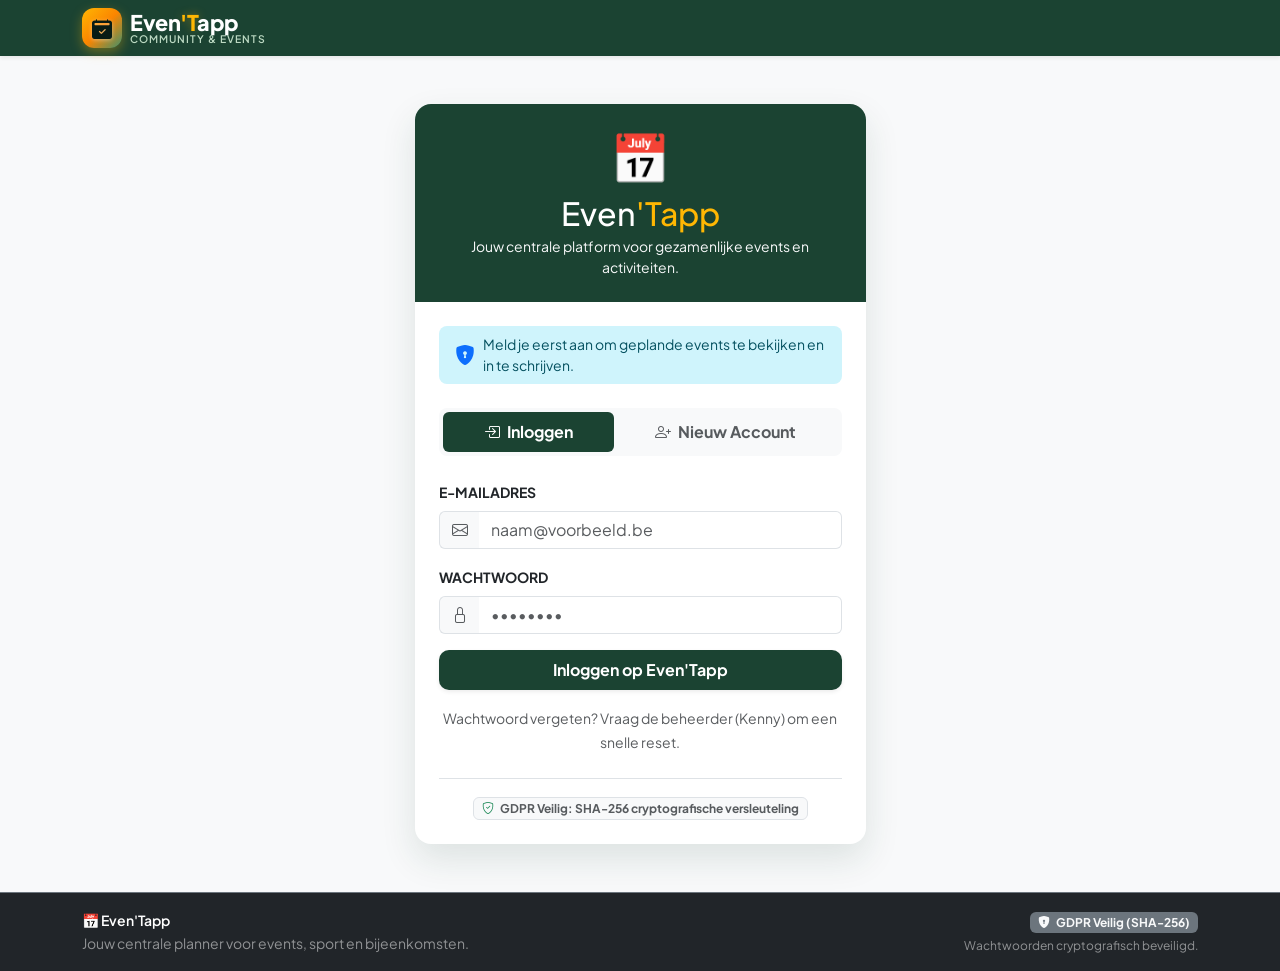
<file: index.html>
<!DOCTYPE html>
<html lang="nl">
<head>
  <meta charset="UTF-8">
  <meta name="viewport" content="width=device-width, initial-scale=1.0, maximum-scale=1.0, user-scalable=no">
  <title>Even'Tapp - Event & Activiteiten Planner</title>
  <meta name="theme-color" content="#064E3B">
  <meta name="apple-mobile-web-app-capable" content="yes">
  <meta name="apple-mobile-web-app-status-bar-style" content="black-translucent">
  <meta name="apple-mobile-web-app-title" content="Even'Tapp">
  <meta name="application-name" content="Even'Tapp">

  <!-- App Icons for Mobile (iOS & Android) and Desktop -->
  <link rel="manifest" href="manifest.json">
  <link rel="icon" type="image/svg+xml" href="icon.svg">
  <link rel="icon" type="image/png" sizes="32x32" href="favicon-32.png">
  <link rel="icon" type="image/png" sizes="192x192" href="icon-192.png">
  <link rel="icon" type="image/png" sizes="512x512" href="icon-512.png">
  <link rel="apple-touch-icon" href="apple-touch-icon.png">
  <link rel="apple-touch-icon" sizes="180x180" href="apple-touch-icon.png">
  <link rel="shortcut icon" href="favicon.ico">

  <!-- Bootstrap 5 CSS & Icons -->
  <link href="https://cdn.jsdelivr.net/npm/bootstrap@5.3.3/dist/css/bootstrap.min.css" rel="stylesheet">
  <link href="https://cdn.jsdelivr.net/npm/bootstrap-icons@1.11.3/font/bootstrap-icons.min.css" rel="stylesheet">

  <!-- Google Fonts -->
  <link rel="preconnect" href="https://fonts.googleapis.com">
  <link rel="preconnect" href="https://fonts.gstatic.com" crossorigin>
  <link href="https://fonts.googleapis.com/css2?family=Plus+Jakarta+Sans:wght@400;500;600;700;800&display=swap" rel="stylesheet">

  <link rel="stylesheet" href="style.css?v=20261110_1745">
</head>
<body class="bg-light d-flex flex-column min-vh-100">

  <!-- Toast notificaties container -->
  <div id="toastContainer" class="position-fixed top-0 end-0 p-3" style="z-index: 1080; max-width: 420px;"></div>

  <nav class="navbar navbar-expand-lg navbar-dark bg-forest sticky-top shadow-sm py-2">
    <div class="container d-flex align-items-center">
      <a class="brand-logo-container me-auto" href="#" onclick="setFilter('all'); return false;" title="Naar Alle Activiteiten">
        <div class="brand-badge me-2">
          <i class="bi bi-calendar2-check-fill"></i>
        </div>
        <div class="brand-text d-flex flex-column lh-1">
          <span class="brand-name">Even<span class="brand-accent">'T</span>app</span>
          <span class="brand-sub">Community & Events</span>
        </div>
      </a>

      <div class="d-flex align-items-center">
        <!-- Developer knoppen (indien ingelogd als developer) -->
        <div id="devNavContainer" class="d-flex align-items-center"></div>

        <!-- Gebruikersacties / Profiel / Uitloggen -->
        <div id="userNavContainer" class="d-flex align-items-center"></div>
      </div>
    </div>
  </nav>

  <!-- ======================================================================== -->
  <!-- 1. AUTH GATE VIEW (ZICHTBAAR INDIEN NIET INGELOGD)                      -->
  <!-- ======================================================================== -->
  <div id="authGateView" class="container py-5 my-auto flex-grow-1">
    <div class="row justify-content-center">
      <div class="col-12 col-md-8 col-lg-5">
        <div class="card border-0 shadow-lg rounded-4 overflow-hidden auth-card">
          <!-- Auth Header -->
          <div class="bg-forest text-white text-center p-4">
            <div class="display-5 mb-2">📅</div>
            <h2 class="fw-extrabold mb-1">Even<span class="text-accent">'Tapp</span></h2>
            <p class="text-light opacity-90 small mb-0">
              Jouw centrale platform voor gezamenlijke events en activiteiten.
            </p>
          </div>

          <div class="card-body p-4">
            <div class="alert alert-info border-0 rounded-3 py-2 px-3 small d-flex align-items-center mb-4">
              <i class="bi bi-shield-lock-fill text-primary fs-5 me-2"></i>
              <div>Meld je eerst aan om geplande events te bekijken en in te schrijven.</div>
            </div>

            <!-- Tab Knoppen: Inloggen vs Registreren -->
            <ul class="nav nav-pills nav-fill bg-light p-1 rounded-3 mb-4" id="authGateTabs" role="tablist">
              <li class="nav-item">
                <button class="nav-link active fw-bold text-forest py-2" id="tabLoginBtn" data-bs-toggle="pill" data-bs-target="#gateLoginPane" type="button">
                  <i class="bi bi-box-arrow-in-right me-1"></i> Inloggen
                </button>
              </li>
              <li class="nav-item">
                <button class="nav-link text-muted fw-bold py-2" id="tabRegisterBtn" data-bs-toggle="pill" data-bs-target="#gateRegisterPane" type="button">
                  <i class="bi bi-person-plus me-1"></i> Nieuw Account
                </button>
              </li>
            </ul>

            <div class="tab-content">
              <!-- Pane 1: Inloggen -->
              <div class="tab-pane fade show active" id="gateLoginPane">
                <form id="gateLoginForm" onsubmit="handleLogin(event)">
                  <div class="mb-3">
                    <label class="form-label small fw-bold text-uppercase">E-mailadres</label>
                    <div class="input-group">
                      <span class="input-group-text bg-light border-end-0"><i class="bi bi-envelope text-muted"></i></span>
                      <input type="email" id="loginEmail" class="form-control border-start-0" placeholder="naam@voorbeeld.be" required autocomplete="email">
                    </div>
                  </div>

                  <div class="mb-3">
                    <label class="form-label small fw-bold text-uppercase">Wachtwoord</label>
                    <div class="input-group">
                      <span class="input-group-text bg-light border-end-0"><i class="bi bi-lock text-muted"></i></span>
                      <input type="password" id="loginPassword" class="form-control border-start-0" placeholder="••••••••" required autocomplete="current-password">
                    </div>
                  </div>

                  <button type="submit" class="btn btn-forest w-100 py-2 fw-bold shadow-sm mb-3">
                    Inloggen op Even'Tapp
                  </button>

                  <div class="text-center">
                    <small class="text-muted">
                      Wachtwoord vergeten? Vraag de beheerder (Kenny) om een snelle reset.
                    </small>
                  </div>
                </form>
              </div>

              <!-- Pane 2: Registreren -->
              <div class="tab-pane fade" id="gateRegisterPane">
                <form id="gateRegisterForm" onsubmit="handleRegister(event)">
                  <div class="mb-3">
                    <label class="form-label small fw-bold text-uppercase">Volledige Naam <span class="text-danger">*</span></label>
                    <div class="input-group">
                      <span class="input-group-text bg-light border-end-0"><i class="bi bi-person text-muted"></i></span>
                      <input type="text" id="regName" class="form-control border-start-0" placeholder="Bv. Jan Peeters" required autocomplete="name">
                    </div>
                  </div>

                  <div class="mb-3">
                    <label class="form-label small fw-bold text-uppercase">E-mailadres <span class="text-danger">*</span></label>
                    <div class="input-group">
                      <span class="input-group-text bg-light border-end-0"><i class="bi bi-envelope text-muted"></i></span>
                      <input type="email" id="regEmail" class="form-control border-start-0" placeholder="naam@voorbeeld.be" required autocomplete="email">
                    </div>
                  </div>

                  <div class="mb-3">
                    <label class="form-label small fw-bold text-uppercase">Telefoonnummer (optioneel)</label>
                    <div class="input-group">
                      <span class="input-group-text bg-light border-end-0"><i class="bi bi-telephone text-muted"></i></span>
                      <input type="tel" id="regPhone" class="form-control border-start-0" placeholder="Bv. 0470 12 34 56">
                    </div>
                  </div>

                  <div class="row g-2 mb-3">
                    <div class="col-6">
                      <label class="form-label small fw-bold text-uppercase">Wachtwoord <span class="text-danger">*</span></label>
                      <input type="password" id="regPassword" class="form-control" placeholder="Min. 6 tekens" required minlength="6" autocomplete="new-password">
                    </div>
                    <div class="col-6">
                      <label class="form-label small fw-bold text-uppercase">Bevestig <span class="text-danger">*</span></label>
                      <input type="password" id="regPasswordConfirm" class="form-control" placeholder="Herhaal" required minlength="6" autocomplete="new-password">
                    </div>
                  </div>

                  <button type="submit" class="btn btn-forest w-100 py-2 fw-bold shadow-sm mb-3">
                    Account Aanvragen
                  </button>

                  <div class="text-center">
                    <small class="text-muted">
                      Nieuwe registraties worden ter controle goedgekeurd door de beheerder (Kenny).
                    </small>
                  </div>
                </form>
              </div>
            </div>

            <div class="border-top pt-3 mt-4 text-center">
              <span class="badge bg-light text-muted border px-2 py-1">
                <i class="bi bi-shield-check text-success me-1"></i> GDPR Veilig: SHA-256 cryptografische versleuteling
              </span>
            </div>
          </div>
        </div>
      </div>
    </div>
  </div>

  <!-- ======================================================================== -->
  <!-- 2. MAIN APP VIEW (ALLEEN ZICHTBAAR NA INLOGGEN)                           -->
  <!-- ======================================================================== -->
  <div id="appMainView" class="d-none flex-grow-1 d-flex flex-column">

    <!-- Compacte Hero Banner (Geoptimaliseerde Hoogte) -->
    <div class="hero-banner text-white py-2 py-md-3 mb-3">
      <div class="container">
        <div class="row align-items-center g-3">
          <div class="col-lg-7">
            <div class="d-flex align-items-center gap-2 mb-1">
              <span class="badge bg-warning text-dark px-2 py-1 rounded-pill fw-bold small">
                <i class="bi bi-calendar-event me-1"></i> Even'Tapp
              </span>
              <span class="text-white-50 small">Planning & Aanwezigheden</span>
            </div>
            <h1 class="h3 fw-extrabold mb-1">Events & Activiteiten</h1>
            <p class="text-light opacity-90 small mb-2" style="font-size: 0.95rem;">
              Plan gezamenlijke events en activiteiten. Schrijf eenvoudig in onder je eigen naam!
            </p>
            <div class="d-flex flex-wrap gap-2 pt-1 position-relative" style="z-index: 10;">
              <button type="button" class="btn btn-accent btn-sm px-3 py-2 text-dark fw-bold shadow-sm" onclick="openSessionForm()">
                <i class="bi bi-plus-lg me-1"></i> Nieuw Event Plannen
              </button>
              <button type="button" class="btn btn-outline-light btn-sm px-3 py-2 fw-semibold shadow-sm" onclick="openMyAnalyticsModal()">
                <i class="bi bi-bar-chart-fill me-1"></i> Mijn Inzichten (Dashboard)
              </button>
            </div>
          </div>

          <!-- Compacte Stat-kaart: 3 tellers naast elkaar op 1 rij -->
          <div class="col-lg-5">
            <div class="card bg-white text-dark shadow-sm border-0 rounded-4 p-2 p-md-3">
              <div class="d-flex justify-content-between align-items-center mb-2">
                <h6 class="text-muted text-uppercase fw-bold mb-0 small" style="font-size: 0.72rem;">
                  <i class="bi bi-graph-up-arrow me-1 text-success"></i> Overzicht Statistieken
                </h6>
                <small class="text-muted" style="font-size: 0.72rem;">Live bijgewerkt</small>
              </div>
              <div class="row g-2 text-center">
                <div class="col-4">
                  <div class="p-2 bg-light rounded-3 h-100 d-flex flex-column justify-content-center">
                    <div id="statEvents" class="fs-4 fw-bold text-forest">0</div>
                    <small class="text-muted" style="font-size: 0.72rem;">Hoofdevents</small>
                  </div>
                </div>
                <div class="col-4">
                  <div class="p-2 bg-light rounded-3 h-100 d-flex flex-column justify-content-center">
                    <div id="statTrainings" class="fs-4 fw-bold text-warning">0</div>
                    <small class="text-muted" style="font-size: 0.72rem;">Sport & Activiteit</small>
                  </div>
                </div>
                <div class="col-4">
                  <div class="p-2 bg-light rounded-3 h-100 d-flex flex-column justify-content-center">
                    <div id="statKm" class="fs-4 fw-bold text-primary">0 km</div>
                    <small class="text-muted" style="font-size: 0.72rem;">Totaal Afstand</small>
                  </div>
                </div>
              </div>
            </div>
          </div>
        </div>
      </div>
    </div>

    <!-- Hoofdsectie & Sessies -->
    <div class="container mb-5 flex-grow-1">

      <!-- Filters & Knoppen -->
      <div class="d-flex flex-column flex-md-row justify-content-between align-items-md-center mb-3 gap-2">
        <div id="filterButtons" class="btn-group shadow-sm flex-wrap" role="group">
          <button type="button" class="btn btn-forest text-white fw-semibold btn-sm" data-filter="all" onclick="setFilter('all')">
            Alle Activiteiten
          </button>
          <button type="button" class="btn btn-outline-secondary bg-white fw-semibold btn-sm" data-filter="event" onclick="setFilter('event')">
            🎯 Evenementen
          </button>
          <button type="button" class="btn btn-outline-secondary bg-white fw-semibold btn-sm" data-filter="training" onclick="setFilter('training')">
            🏃 Sport & Training
          </button>
          <button type="button" class="btn btn-outline-secondary bg-white fw-semibold btn-sm" data-filter="social" onclick="setFilter('social')">
            🥂 Bijeenkomsten & Social
          </button>
          <button type="button" class="btn btn-outline-secondary bg-white fw-semibold btn-sm" data-filter="my" onclick="setFilter('my')">
            ⭐ Mijn Inschrijvingen
          </button>
        </div>

        <div>
          <button class="btn btn-outline-forest btn-sm fw-semibold" onclick="openSessionForm()">
            <i class="bi bi-calendar-plus me-1"></i> Event Plannen
          </button>
        </div>
      </div>

      <!-- Lijst met Sessie Kaarten -->
      <div id="sessionsContainer" class="row g-3"></div>

    </div>

  </div>

  <!-- Voettekst -->
  <footer class="footer bg-dark text-white-50 py-3 mt-auto border-top border-secondary">
    <div class="container">
      <div class="row align-items-center g-2">
        <div class="col-md-6">
          <p class="mb-0 text-white fw-semibold small">📅 Even'Tapp</p>
          <small class="text-white-50">Jouw centrale planner voor events, sport en bijeenkomsten.</small>
        </div>
        <div class="col-md-6 text-md-end">
          <span class="badge bg-secondary text-light">
            <i class="bi bi-shield-lock-fill me-1"></i> GDPR Veilig (SHA-256)
          </span>
          <small class="d-block text-white-50 mt-1" style="font-size:0.75rem;">Wachtwoorden cryptografisch beveiligd.</small>
        </div>
      </div>
    </div>
  </footer>

  <!-- ======================================================================== -->
  <!-- MODALS                                                                   -->
  <!-- ======================================================================== -->

  <!-- Modal 1: Sessie Details & Intekenen (Inclusief Ontwikkelaars Moderatie) -->
  <div class="modal fade" id="sessionDetailModal" tabindex="-1" aria-hidden="true">
    <div class="modal-dialog modal-lg modal-dialog-centered">
      <div class="modal-content">
        <div class="modal-header bg-forest text-white p-3 p-md-4">
          <div>
            <span id="detailBadge" class="badge bg-white text-forest px-3 py-1 rounded-pill fw-bold mb-1">Event</span>
            <h4 id="detailTitle" class="modal-title fw-bold text-white mb-0"></h4>
          </div>
          <button type="button" class="btn-close btn-close-white" data-bs-dismiss="modal"></button>
        </div>
        <div class="modal-body p-3 p-md-4">
          <div class="row g-4">
            <!-- Linker kolom: Fiche -->
            <div class="col-lg-7">
              <div class="p-2 bg-light rounded-3 mb-3 d-flex align-items-center justify-content-between">
                <div class="d-flex align-items-center">
                  <div id="detailCreatorAvatar" class="me-2"></div>
                  <div>
                    <small class="text-muted d-block" style="font-size:0.75rem;">Aangemaakt door:</small>
                    <strong id="detailCreator" class="text-dark"></strong>
                  </div>
                </div>
                <div id="detailEditControls"></div>
              </div>

              <div class="list-group list-group-flush mb-3">
                <div class="list-group-item d-flex align-items-start px-0 py-2">
                  <i class="bi bi-calendar3 text-forest fs-5 me-3"></i>
                  <div>
                    <strong class="d-block small text-muted">Datum</strong>
                    <span id="detailDate" class="fw-semibold text-dark"></span>
                  </div>
                </div>
                <div class="list-group-item d-flex align-items-start px-0 py-2">
                  <i class="bi bi-clock text-forest fs-5 me-3"></i>
                  <div>
                    <strong class="d-block small text-muted">Starttijd</strong>
                    <span id="detailTime" class="fw-semibold text-dark"></span>
                  </div>
                </div>
                <div class="list-group-item d-flex align-items-start px-0 py-2">
                  <i class="bi bi-geo-alt-fill text-danger fs-5 me-3"></i>
                  <div class="flex-grow-1">
                    <strong class="d-block small text-muted">Locatie</strong>
                    <span id="detailLocation" class="fw-semibold text-dark d-block mb-1"></span>
                    <a id="detailMapsLink" href="#" target="_blank" rel="noopener noreferrer" class="btn btn-outline-secondary btn-sm py-0 px-2 small">
                      <i class="bi bi-map me-1"></i> Google Maps
                    </a>
                  </div>
                </div>
                <div id="detailDistanceRow" class="list-group-item d-flex align-items-start px-0 py-2">
                  <i class="bi bi-signpost-split text-primary fs-5 me-3"></i>
                  <div>
                    <strong class="d-block small text-muted">Afstand</strong>
                    <span id="detailDistance" class="fw-semibold text-primary"></span>
                  </div>
                </div>
                <div id="detailPaceRow" class="list-group-item d-flex align-items-start px-0 py-2">
                  <i class="bi bi-speedometer2 text-warning fs-5 me-3"></i>
                  <div>
                    <strong class="d-block small text-muted">Streeftempo / Info</strong>
                    <span id="detailPace" class="fw-semibold text-dark"></span>
                  </div>
                </div>
              </div>

              <!-- Beschrijving -->
              <h6 class="fw-bold text-forest mb-1 small text-uppercase">Toelichting / Programma</h6>
              <p id="detailDescription" class="small text-muted bg-light p-3 rounded-3" style="white-space: pre-line;"></p>

              <!-- Route Link -->
              <div id="detailRouteContainer" class="mb-3"></div>

              <!-- Deel op WhatsApp -->
              <div class="pt-2 border-top">
                <a id="detailShareWhatsApp" href="#" target="_blank" class="btn btn-whatsapp btn-sm w-100">
                  <i class="bi bi-whatsapp me-1"></i> Deel dit event op WhatsApp
                </a>
              </div>
            </div>

            <!-- Rechter kolom: Intekenen & Deelnemers -->
            <div class="col-lg-5">
              <div class="card border border-light-subtle shadow-sm rounded-4 p-3 mb-3 bg-light">
                <h6 class="fw-bold text-forest mb-2">
                  <i class="bi bi-check-circle-fill me-1 text-success"></i> Jouw Deelname
                </h6>

                <div class="btn-group w-100 mb-2" role="group">
                  <button type="button" id="rsvpBtnPresent" class="btn btn-outline-success fw-bold btn-sm py-2" onclick="setMyRsvp('present')">
                    <i class="bi bi-check-lg me-1"></i> Aanwezig
                  </button>
                  <button type="button" id="rsvpBtnMaybe" class="btn btn-outline-warning fw-bold btn-sm py-2" onclick="setMyRsvp('maybe')">
                    <i class="bi bi-question-lg me-1"></i> Misschien
                  </button>
                  <button type="button" id="rsvpBtnAbsent" class="btn btn-outline-secondary fw-bold btn-sm py-2" onclick="setMyRsvp('absent')">
                    <i class="bi bi-x-lg me-1"></i> Niet
                  </button>
                </div>

                <div class="mb-2">
                  <label class="form-label small text-muted mb-1">Opmerking (carpoolen, dieetwensen, etc.)</label>
                  <input type="text" id="rsvpNoteInput" class="form-control form-control-sm" placeholder="Optionele opmerking...">
                </div>

                <button type="button" class="btn btn-forest btn-sm w-100 fw-bold" onclick="saveRsvpNote()">
                  Opmerking Opslaan
                </button>
              </div>

              <!-- Deelnemerslijst (met Ontwikkelaars Moderatie) -->
              <div class="card border-0 shadow-sm rounded-4 p-3">
                <div class="d-flex justify-content-between align-items-center mb-2">
                  <h6 class="fw-bold text-forest mb-0">Deelnemers</h6>
                  <span id="detailAttendeeCountBadge" class="badge bg-forest">0</span>
                </div>
                <div id="detailAttendeesList" class="overflow-auto" style="max-height: 280px;"></div>
              </div>
            </div>
          </div>
        </div>
      </div>
    </div>
  </div>

  <!-- Modal 2: Persoonlijk Analytisch Inzicht (Dashboard per account) -->
  <div class="modal fade" id="myAnalyticsModal" tabindex="-1" aria-hidden="true">
    <div class="modal-dialog modal-lg modal-dialog-centered">
      <div class="modal-content">
        <div class="modal-header bg-forest text-white p-3 p-md-4">
          <div class="d-flex align-items-center">
            <div id="myAnalyticsAvatar" class="me-3"></div>
            <div>
              <span class="badge bg-warning text-dark px-2 py-1 rounded-pill fw-bold mb-1 small">Persoonlijk Dashboard</span>
              <h4 id="myAnalyticsTitle" class="modal-title fw-bold text-white mb-0">Mijn Inzichten & Parameters</h4>
            </div>
          </div>
          <button type="button" class="btn-close btn-close-white" data-bs-dismiss="modal"></button>
        </div>
        <div class="modal-body p-3 p-md-4">
          
          <div class="alert alert-secondary border-0 rounded-3 py-2 px-3 small d-flex align-items-center mb-4">
            <i class="bi bi-shield-lock-fill text-forest fs-5 me-2"></i>
            <div>
              <strong>Privé analyse:</strong> Deze persoonlijke parameters en kilometers zijn enkel zichtbaar voor jou en de beheerder. Andere gebruikers kunnen deze data momenteel niet bekijken.
            </div>
          </div>

          <!-- KPI Cards -->
          <div class="row g-3 mb-4 text-center">
            <div class="col-6 col-md-3">
              <div class="card border-0 shadow-sm rounded-3 p-3 bg-light">
                <span class="text-muted small fw-semibold">Totaal Afstand</span>
                <div id="myTotalKm" class="fs-3 fw-bold text-primary my-1">0 km</div>
                <small class="text-muted" style="font-size:0.75rem;">Ingetekende km's</small>
              </div>
            </div>
            <div class="col-6 col-md-3">
              <div class="card border-0 shadow-sm rounded-3 p-3 bg-light">
                <span class="text-muted small fw-semibold">Aanwezigheden</span>
                <div id="myPresentCount" class="fs-3 fw-bold text-success my-1">0</div>
                <small class="text-muted" style="font-size:0.75rem;">Events bijgewoond/gepland</small>
              </div>
            </div>
            <div class="col-6 col-md-3">
              <div class="card border-0 shadow-sm rounded-3 p-3 bg-light">
                <span class="text-muted small fw-semibold">In Beraad</span>
                <div id="myMaybeCount" class="fs-3 fw-bold text-warning my-1">0</div>
                <small class="text-muted" style="font-size:0.75rem;">Status 'Misschien'</small>
              </div>
            </div>
            <div class="col-6 col-md-3">
              <div class="card border-0 shadow-sm rounded-3 p-3 bg-light">
                <span class="text-muted small fw-semibold">Afwezigheden</span>
                <div id="myAbsentCount" class="fs-3 fw-bold text-secondary my-1">0</div>
                <small class="text-muted" style="font-size:0.75rem;">Afgemelde events</small>
              </div>
            </div>
          </div>

          <!-- Mijn Activiteitenlijst -->
          <h6 class="fw-bold text-forest mb-2">Overzicht van Mijn Deelnames</h6>
          <div class="table-responsive">
            <table class="table table-sm table-hover align-middle mb-0">
              <thead class="table-light">
                <tr>
                  <th>Datum</th>
                  <th>Activiteit / Event</th>
                  <th>Type</th>
                  <th>Afstand</th>
                  <th>Status</th>
                </tr>
              </thead>
              <tbody id="myActivitiesTableBody"></tbody>
            </table>
          </div>

        </div>
      </div>
    </div>
  </div>

  <!-- Modal 3: Ontwikkelaars Analytics & Parameters Dashboard (Exclusief voor Kenny) -->
  <div class="modal fade" id="devAnalyticsModal" tabindex="-1" aria-hidden="true">
    <div class="modal-dialog modal-xl modal-dialog-centered">
      <div class="modal-content">
        <div class="modal-header bg-dark text-white p-3 p-md-4">
          <div>
            <span class="badge bg-warning text-dark px-2 py-1 rounded-pill fw-bold mb-1 small">👑 Developer Exclusief</span>
            <h4 class="modal-title fw-bold text-white mb-0">Team Analytics & Parameter Dashboard</h4>
          </div>
          <button type="button" class="btn-close btn-close-white" data-bs-dismiss="modal"></button>
        </div>
        <div class="modal-body p-3 p-md-4">
          
          <!-- Filter / Gebruikers Selectie Balk -->
          <div class="card border-0 bg-light rounded-4 p-3 mb-4 shadow-sm">
            <div class="d-flex flex-column flex-md-row justify-content-between align-items-md-center mb-2 gap-2">
              <div>
                <h6 class="fw-bold text-dark mb-0">
                  <i class="bi bi-funnel-fill text-primary me-1"></i> Filter op Gebruikers in Parameters
                </h6>
                <small class="text-muted">Selecteer welke gebruikers worden opgenomen in de totalen en parameters hieronder:</small>
              </div>
              <div class="d-flex gap-2">
                <button type="button" class="btn btn-outline-primary btn-sm fw-semibold" onclick="selectAllDevAnalyticsUsers(true)">
                  <i class="bi bi-check-all me-1"></i> Alles Selecteren
                </button>
                <button type="button" class="btn btn-outline-secondary btn-sm fw-semibold" onclick="selectAllDevAnalyticsUsers(false)">
                  <i class="bi bi-x-circle me-1"></i> Alles Deselecteren
                </button>
              </div>
            </div>

            <!-- Checkbox Chips per Gebruiker -->
            <div id="devAnalyticsUserChipsContainer" class="d-flex flex-wrap gap-2 pt-2 border-top"></div>
          </div>

          <!-- Geaggregeerde Statistieken voor Geselecteerde Gebruikers -->
          <div class="row g-3 mb-4 text-center">
            <div class="col-6 col-md-3">
              <div class="card border-0 shadow-sm rounded-3 p-3 bg-light">
                <span class="text-muted small fw-semibold">Geselecteerde Leden</span>
                <div id="devSelectedUserCount" class="fs-3 fw-bold text-dark my-1">0</div>
                <small class="text-muted" style="font-size:0.75rem;">in actieve filter</small>
              </div>
            </div>
            <div class="col-6 col-md-3">
              <div class="card border-0 shadow-sm rounded-3 p-3 bg-light">
                <span class="text-muted small fw-semibold">Gecombineerde Afstand</span>
                <div id="devSelectedTotalKm" class="fs-3 fw-bold text-primary my-1">0 km</div>
                <small class="text-muted" style="font-size:0.75rem;">totaal alle geselecteerden</small>
              </div>
            </div>
            <div class="col-6 col-md-3">
              <div class="card border-0 shadow-sm rounded-3 p-3 bg-light">
                <span class="text-muted small fw-semibold">Totaal Aanwezigheden</span>
                <div id="devSelectedTotalPresent" class="fs-3 fw-bold text-success my-1">0</div>
                <small class="text-muted" style="font-size:0.75rem;">aanwezige inschrijvingen</small>
              </div>
            </div>
            <div class="col-6 col-md-3">
              <div class="card border-0 shadow-sm rounded-3 p-3 bg-light">
                <span class="text-muted small fw-semibold">Gemiddeld per Persoon</span>
                <div id="devSelectedAvgKm" class="fs-3 fw-bold text-warning my-1">0 km</div>
                <small class="text-muted" style="font-size:0.75rem;">gemiddelde afstand</small>
              </div>
            </div>
          </div>

          <!-- Vergelijkende Parameter Tabel -->
          <div class="d-flex justify-content-between align-items-center mb-2">
            <h6 class="fw-bold text-dark mb-0">Individueel Parameter Overzicht</h6>
            <button class="btn btn-outline-secondary btn-sm" onclick="exportDevAnalyticsCsv()">
              <i class="bi bi-file-earmark-spreadsheet me-1"></i> Exporteer CSV
            </button>
          </div>
          <div class="table-responsive">
            <table class="table table-hover align-middle mb-0">
              <thead class="table-light">
                <tr>
                  <th class="ps-3">Deelnemer</th>
                  <th>Rol</th>
                  <th>Totaal Afstand</th>
                  <th>Aanwezig</th>
                  <th>Misschien</th>
                  <th>Niet</th>
                  <th class="text-end pe-3">Ingetekende Events</th>
                </tr>
              </thead>
              <tbody id="devAnalyticsTableBody"></tbody>
            </table>
          </div>

        </div>
      </div>
    </div>
  </div>

  <!-- Modal 4: Sessie Aanmaken & Bewerken -->
  <div class="modal fade" id="sessionFormModal" tabindex="-1" aria-hidden="true">
    <div class="modal-dialog modal-lg modal-dialog-centered">
      <div class="modal-content">
        <div class="modal-header bg-forest text-white p-3 p-md-4">
          <h4 id="sessionFormModalTitle" class="modal-title fw-bold">Nieuw Event Plannen</h4>
          <button type="button" class="btn-close btn-close-white" data-bs-dismiss="modal"></button>
        </div>
        <form id="sessionForm" onsubmit="handleSessionFormSubmit(event)">
          <input type="hidden" id="formSessionId" value="">
          <div class="modal-body p-3 p-md-4">
            
            <div class="mb-3">
              <label class="form-label fw-bold small text-uppercase">Type Activiteit <span class="text-danger">*</span></label>
              <select id="formSessionType" class="form-select" required>
                <option value="event">🎯 Evenement / Hoofdevent</option>
                <option value="training">🏃 Sport / Trainingssessie</option>
                <option value="social">🥂 Bijeenkomst / Social / BBQ</option>
              </select>
            </div>

            <div class="mb-3">
              <label for="formTitle" class="form-label fw-bold small text-uppercase">Titel van het event <span class="text-danger">*</span></label>
              <input type="text" id="formTitle" class="form-control" placeholder="Bv. Zomer BBQ, Strandloop 15km, of Team Kick-off" required>
            </div>

            <div class="row g-3 mb-3">
              <div class="col-md-6">
                <label for="formDate" class="form-label fw-bold small text-uppercase">Datum <span class="text-danger">*</span></label>
                <input type="date" id="formDate" class="form-control" required>
              </div>
              <div class="col-md-6">
                <label for="formStartTime" class="form-label fw-bold small text-uppercase">Starttijd <span class="text-danger">*</span></label>
                <input type="time" id="formStartTime" class="form-control" required>
              </div>
            </div>

            <div class="mb-3">
              <label for="formLocation" class="form-label fw-bold small text-uppercase">Locatie / Ontmoetingsplek <span class="text-danger">*</span></label>
              <input type="text" id="formLocation" class="form-control" placeholder="Bv. Sportpark De Schans, Café De Vlaschaard of Gent Zuid" required>
            </div>

            <div class="row g-3 mb-3">
              <div class="col-md-6">
                <label for="formDistance" class="form-label fw-bold small text-uppercase">Afstand in km (indien van toepassing)</label>
                <div class="input-group">
                  <input type="number" step="0.1" min="0" id="formDistance" class="form-control" placeholder="Bv. 10 of 21.5 (optioneel)">
                  <span class="input-group-text">km</span>
                </div>
              </div>
              <div class="col-md-6">
                <label for="formPace" class="form-label fw-bold small text-uppercase">Streeftempo / Opmerking (optioneel)</label>
                <input type="text" id="formPace" class="form-control" placeholder="Bv. 5.5 km/u, of Ontspannen wandelen">
              </div>
            </div>

            <div class="mb-3">
              <label for="formRouteUrl" class="form-label fw-bold small text-uppercase">Link naar route / website (optioneel)</label>
              <input type="url" id="formRouteUrl" class="form-control" placeholder="https://komoot.com/... of https://strava.com/... of website">
            </div>

            <div class="mb-3">
              <label for="formDescription" class="form-label fw-bold small text-uppercase">Extra toelichting / benodigdheden (optioneel)</label>
              <textarea id="formDescription" class="form-control" rows="3" placeholder="Wat meebrengen, catering info, carpooling afspraken..."></textarea>
            </div>

          </div>
          <div class="modal-footer">
            <button type="button" class="btn btn-secondary" data-bs-dismiss="modal">Annuleren</button>
            <button type="submit" class="btn btn-forest px-4 fw-bold">Event Opslaan</button>
          </div>
        </form>
      </div>
    </div>
  </div>

  <!-- Modal 5: Rollenbeheer & Goedkeuringen (Exclusief voor Kenny / Developer) -->
  <div class="modal fade" id="devRolesModal" tabindex="-1" aria-hidden="true">
    <div class="modal-dialog modal-lg modal-dialog-centered">
      <div class="modal-content">
        <div class="modal-header bg-warning text-dark p-3 p-md-4">
          <div>
            <span class="badge bg-dark text-white px-2 py-1 mb-1">Developer Exclusief</span>
            <h4 class="modal-title fw-bold mb-0">Gebruikers- en Rollenbeheer</h4>
          </div>
          <button type="button" class="btn-close" data-bs-dismiss="modal"></button>
        </div>
        <div class="modal-body p-3 p-md-4">
          
          <!-- Openstaande Aanvragen Sectie -->
          <div id="pendingRegistrationsSection" class="mb-4 d-none">
            <div class="card border-warning bg-warning-subtle rounded-3 p-3 shadow-sm">
              <h6 class="fw-bold text-dark mb-2">
                <i class="bi bi-clock-history me-1 text-warning"></i> Nieuwe Registraties ter Goedkeuring
              </h6>
              <div id="pendingRegistrationsContainer"></div>
            </div>
          </div>

          <p class="small text-muted mb-3">
            Als ontwikkelaar kun je hier gebruikersrollen toewijzen, nieuwe accounts goedkeuren/afkeuren, gebruikers verwijderen en met 1 klik een nieuw wachtwoord instellen.
          </p>

          <div class="table-responsive">
            <table class="table table-hover align-middle mb-0">
              <thead class="table-light">
                <tr>
                  <th class="ps-3">Gebruiker</th>
                  <th>Status</th>
                  <th>Huidige Rol</th>
                  <th class="text-end pe-3">Acties / Beheer</th>
                </tr>
              </thead>
              <tbody id="devUsersTableBody"></tbody>
            </table>
          </div>
        </div>
      </div>
    </div>
  </div>

  <!-- Modal 6: Mijn Profiel & Privacy (Inclusief Foto Upload) -->
  <div class="modal fade" id="profileModal" tabindex="-1" aria-hidden="true">
    <div class="modal-dialog modal-dialog-centered">
      <div class="modal-content">
        <div class="modal-header bg-forest text-white p-3">
          <h5 class="modal-title fw-bold">Mijn Profiel & Privacy</h5>
          <button type="button" class="btn-close btn-close-white" data-bs-dismiss="modal"></button>
        </div>
        <div class="modal-body p-4">

          <!-- Profielfoto & Miniatuur Upload -->
          <div class="d-flex align-items-center gap-3 p-3 bg-light rounded-3 mb-4">
            <div id="profilePhotoPreview"></div>
            <div class="flex-grow-1">
              <label class="btn btn-outline-forest btn-sm mb-1">
                <i class="bi bi-camera me-1"></i> Profielfoto Wijzigen
                <input type="file" id="profilePhotoFileInput" accept="image/*" style="display: none;" onchange="handlePhotoUpload(event)">
              </label>
              <div>
                <button type="button" class="btn btn-link btn-sm text-danger text-decoration-none p-0" onclick="removeProfilePhoto()">
                  Foto verwijderen (3 initialen tonen)
                </button>
              </div>
            </div>
          </div>

          <form onsubmit="handleProfileUpdate(event)" class="mb-4">
            <h6 class="fw-bold text-forest mb-3">Profielgegevens</h6>
            <div class="mb-2">
              <label class="form-label small text-muted">Naam</label>
              <input type="text" id="profileName" class="form-control" required>
            </div>
            <div class="mb-2">
              <label class="form-label small text-muted">E-mailadres</label>
              <input type="email" id="profileEmail" class="form-control bg-light" readonly disabled>
            </div>
            <div class="mb-2">
              <label class="form-label small text-muted">Telefoon</label>
              <input type="tel" id="profilePhone" class="form-control" placeholder="0470...">
            </div>
            <button type="submit" class="btn btn-forest btn-sm w-100 fw-bold">Profiel Opslaan</button>
          </form>

          <hr>

          <form onsubmit="handlePasswordChange(event)" class="mb-3">
            <h6 class="fw-bold text-forest mb-2">Wachtwoord Wijzigen</h6>
            <div class="mb-2">
              <input type="password" id="profOldPass" class="form-control form-control-sm" placeholder="Huidig wachtwoord" required>
            </div>
            <div class="row g-2 mb-2">
              <div class="col-6">
                <input type="password" id="profNewPass" class="form-control form-control-sm" placeholder="Nieuw wachtwoord" required minlength="6">
              </div>
              <div class="col-6">
                <input type="password" id="profNewPassConf" class="form-control form-control-sm" placeholder="Herhaal nieuw" required minlength="6">
              </div>
            </div>
            <button type="submit" class="btn btn-outline-forest btn-sm w-100 fw-semibold">Wachtwoord Aanpassen</button>
          </form>

          <!-- Toestel-Meldingen & Testknop -->
          <div class="p-3 bg-light rounded-3 mb-3 border">
            <div class="d-flex align-items-center justify-content-between mb-2">
              <div>
                <h6 class="fw-bold text-forest mb-0">
                  <i class="bi bi-bell-fill me-1 text-accent"></i> Toestel-Meldingen
                </h6>
                <small class="text-muted" style="font-size:0.75rem;">
                  Ontvang meldingen op dit toestel bij nieuwe activiteiten
                </small>
              </div>
              <div class="form-check form-switch fs-5 mb-0">
                <input class="form-check-input" type="checkbox" id="profileNotificationToggle" onclick="handleNotificationToggle(this.checked)">
              </div>
            </div>

            <div id="notificationStatusText" class="small mb-3">
              <span class="text-muted"><i class="bi bi-hourglass-split me-1"></i> Controleren...</span>
            </div>

            <div class="d-flex flex-column gap-2">
              <button type="button" id="btnActivateNotification" class="btn btn-forest btn-sm w-100 fw-bold d-none" onclick="activateNotificationsDirect()">
                <i class="bi bi-bell-fill me-1"></i> Meldingen Toestaan op dit Toestel
              </button>

              <button type="button" id="btnTestNotification" class="btn btn-outline-forest btn-sm w-100 fw-semibold" onclick="triggerTestNotification()">
                <i class="bi bi-send-check me-1"></i> Stuur testmelding naar dit toestel
              </button>
            </div>
          </div>

          <div class="pt-2 border-top d-flex flex-column gap-2">
            <button type="button" class="btn btn-outline-warning text-dark btn-sm w-100 fw-semibold" onclick="forceAppRefresh()">
              <i class="bi bi-arrow-clockwise me-1"></i> App-versie & Cache Vernieuwen
            </button>
            <button type="button" class="btn btn-outline-secondary btn-sm w-100" onclick="exportGdprJson()">
              <i class="bi bi-download me-1"></i> Download Mijn Gegevens (GDPR JSON)
            </button>

            <!-- Beheerderssectie: Exclusief voor Beheerder / Developer -->
            <div id="adminBackupControls" class="d-none pt-2 border-top d-flex flex-column gap-2">
              <span class="small text-muted fw-bold text-uppercase" style="font-size:0.75rem;">
                <i class="bi bi-shield-lock-fill text-warning me-1"></i> Beheerdersopties
              </span>
              <button type="button" class="btn btn-outline-dark btn-sm w-100" onclick="downloadFullBackup()">
                <i class="bi bi-file-earmark-arrow-down me-1"></i> Download Database Backup (.json)
              </button>
              <label class="btn btn-outline-danger btn-sm w-100 mb-0">
                <i class="bi bi-file-earmark-arrow-up me-1"></i> Herstel Database Backup
                <input type="file" accept=".json" onchange="restoreBackupFromFile(event)" style="display: none;">
              </label>
            </div>
          </div>
        </div>
      </div>
    </div>
  </div>

  <!-- Bootstrap 5 JS -->
  <script src="https://cdn.jsdelivr.net/npm/bootstrap@5.3.3/dist/js/bootstrap.bundle.min.js"></script>
  <script src="app.js?v=20261110_1745"></script>
</body>
</html>
</file>
<file: style.css>
:root {
  --forest-primary: #1B4332;
  --forest-dark: #081C15;
  --forest-medium: #2D6A4F;
  --forest-light: #40916C;
  --forest-subtle: #D8F3DC;
  --accent-gold: #FFB703;
  --accent-orange: #FB8500;
  --text-dark: #0F172A;
  --text-muted: #64748B;
  --bg-page: #F8FAFC;
  --card-bg: #FFFFFF;
  --border-color: #E2E8F0;
  --radius-lg: 16px;
  --radius-md: 12px;
  --shadow-card: 0 4px 20px rgba(15, 23, 42, 0.05);
  --shadow-hover: 0 10px 30px rgba(15, 23, 42, 0.1);
}

* {
  box-sizing: border-box;
}

body {
  font-family: 'Plus Jakarta Sans', -apple-system, BlinkMacSystemFont, "Segoe UI", Roboto, sans-serif;
  color: var(--text-dark);
  background-color: var(--bg-page);
  min-height: 100vh;
  display: flex;
  flex-direction: column;
}

/* Navigatie */
.bg-forest {
  background-color: var(--forest-primary) !important;
}

.text-forest {
  color: var(--forest-primary) !important;
}

.text-accent {
  color: var(--accent-gold) !important;
}

.btn-forest {
  background-color: var(--forest-primary);
  color: #FFFFFF;
  border: none;
  font-weight: 600;
  border-radius: 10px;
  transition: all 0.2s ease;
}

.btn-forest:hover, .btn-forest:focus {
  background-color: var(--forest-medium);
  color: #FFFFFF;
  transform: translateY(-1px);
}

.btn-outline-forest {
  border: 2px solid var(--forest-primary);
  color: var(--forest-primary);
  background: transparent;
  font-weight: 600;
  border-radius: 10px;
}

.btn-outline-forest:hover {
  background-color: var(--forest-primary);
  color: #FFFFFF;
}

.btn-accent {
  background-color: var(--accent-gold);
  color: #1A1A1A;
  font-weight: 700;
  border: none;
  border-radius: 10px;
  transition: all 0.2s ease;
}

.btn-accent:hover {
  background-color: #E5A400;
  color: #000000;
}

/* Creatief & Aanlokkelijk Brand Logo */
.brand-logo-container {
  display: inline-flex;
  align-items: center;
  text-decoration: none;
  cursor: pointer;
  transition: transform 0.2s ease, opacity 0.2s ease;
}

.brand-logo-container:hover {
  transform: translateY(-1px) scale(1.02);
  opacity: 0.95;
}

.brand-badge {
  width: 40px;
  height: 40px;
  background: linear-gradient(135deg, #FFB703 0%, #FB8500 50%, #40916C 100%);
  border-radius: 12px;
  display: flex;
  align-items: center;
  justify-content: center;
  box-shadow: 0 4px 12px rgba(255, 183, 3, 0.35);
  transition: transform 0.2s ease;
}

.brand-badge i {
  color: #081C15;
  font-size: 1.25rem;
  filter: drop-shadow(0 1px 2px rgba(255,255,255,0.4));
}

.brand-name {
  font-size: 1.35rem;
  font-weight: 800;
  color: #FFFFFF;
  letter-spacing: -0.5px;
}

.brand-name .brand-accent {
  color: #FFB703;
  text-shadow: 0 0 10px rgba(255, 183, 3, 0.4);
}

.brand-sub {
  font-size: 0.65rem;
  font-weight: 600;
  text-transform: uppercase;
  letter-spacing: 1px;
  color: rgba(216, 243, 220, 0.85);
}

/* Hero Section (Directe achtergrond zonder klik-blokkerende overlays) */
.hero-banner {
  background: radial-gradient(circle at 85% 20%, rgba(255, 183, 3, 0.22) 0%, transparent 60%),
              linear-gradient(135deg, var(--forest-primary) 0%, var(--forest-dark) 100%);
  position: relative;
  border-bottom: 4px solid var(--accent-gold);
}

.hero-banner .container {
  position: relative;
  z-index: 5;
}

/* Avatar Chips */
.avatar-chip {
  width: 36px;
  height: 36px;
  border-radius: 50%;
  background-color: rgba(255, 255, 255, 0.2);
  display: inline-flex;
  align-items: center;
  justify-content: center;
  font-weight: 700;
  font-size: 0.9rem;
}

/* Kaarten */
.session-card {
  border-radius: var(--radius-lg);
  border: 1px solid var(--border-color);
  background: var(--card-bg);
  box-shadow: var(--shadow-card);
  transition: transform 0.2s ease, box-shadow 0.2s ease;
}

.session-card:hover {
  transform: translateY(-3px);
  box-shadow: var(--shadow-hover);
}

.session-meta-grid {
  display: grid;
  grid-template-columns: repeat(auto-fit, minmax(180px, 1fr));
  gap: 0.75rem;
}

.meta-item {
  display: flex;
  align-items: center;
  font-size: 0.88rem;
}

.meta-item i {
  font-size: 1.2rem;
  width: 24px;
}

.bg-forest-subtle {
  background-color: var(--forest-subtle) !important;
}

/* Auth Gate Card */
.auth-card {
  box-shadow: 0 15px 35px rgba(27, 67, 50, 0.12) !important;
}

.nav-pills .nav-link.active {
  background-color: var(--forest-primary) !important;
  color: #FFFFFF !important;
}

.nav-pills .nav-link {
  transition: all 0.2s ease;
}

/* Radio buttons in RSVP */
.btn-check:checked + .btn-outline-success {
  background-color: #10B981;
  color: white;
}

.btn-check:checked + .btn-outline-warning {
  background-color: #F59E0B;
  color: black;
}

.btn-check:checked + .btn-outline-secondary {
  background-color: #64748B;
  color: white;
}

.btn-check:checked + .btn-outline-forest {
  background-color: var(--forest-primary);
  color: white;
}

/* Modals */
.modal-content {
  border-radius: var(--radius-lg);
  border: none;
  box-shadow: 0 20px 40px rgba(0, 0, 0, 0.15);
}

.modal-header {
  border-top-left-radius: var(--radius-lg);
  border-top-right-radius: var(--radius-lg);
}

/* WhatsApp Button */
.btn-whatsapp {
  background-color: #25D366;
  color: white;
  font-weight: 600;
  border: none;
}

.btn-whatsapp:hover {
  background-color: #1EBE5D;
  color: white;
}

/* Mobile responsive adjustments */
@media (max-width: 768px) {
  .session-meta-grid {
    grid-template-columns: 1fr;
  }
}

/* User Filter Chips for Dev Analytics */
.user-filter-chip {
  display: inline-flex;
  align-items: center;
  padding: 4px 12px;
  border-radius: 20px;
  background-color: #FFFFFF;
  border: 1px solid #CBD5E1;
  font-size: 0.82rem;
  font-weight: 500;
  cursor: pointer;
  user-select: none;
  transition: all 0.15s ease;
}

.user-filter-chip.active {
  background-color: var(--forest-primary);
  color: #FFFFFF;
  border-color: var(--forest-primary);
  box-shadow: 0 2px 6px rgba(27, 67, 50, 0.2);
}

.user-filter-chip input {
  display: none;
}
</file>
